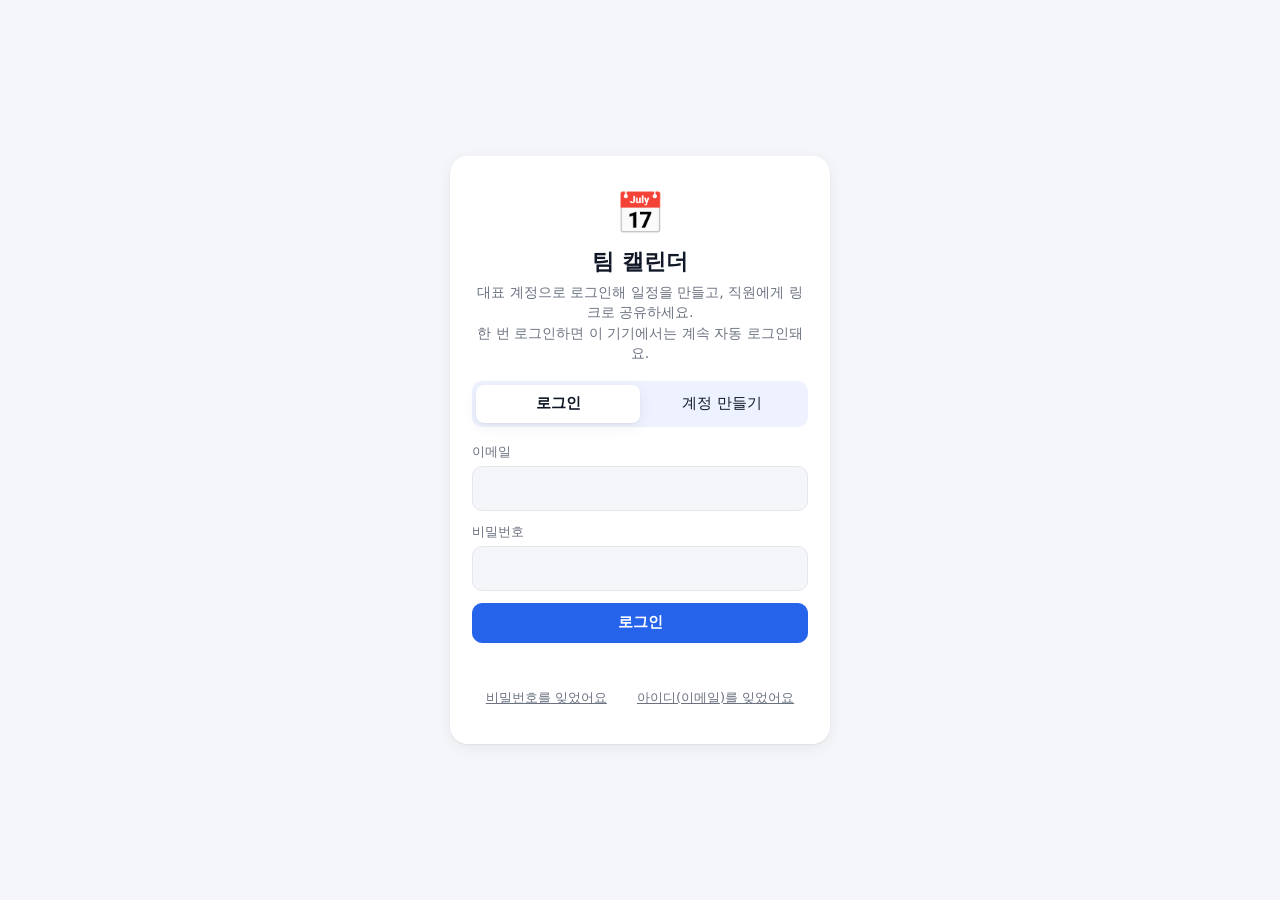
<file: index.html>
<!doctype html>
<html lang="ko">
<head>
<meta charset="utf-8">
<meta name="viewport" content="width=device-width, initial-scale=1, viewport-fit=cover">
<title>팀 캘린더</title>
<meta name="theme-color" content="#2563eb">
<meta name="referrer" content="no-referrer">
<link rel="manifest" href="manifest.webmanifest">
<link rel="icon" href="icon.svg" type="image/svg+xml">
<link rel="apple-touch-icon" href="icon.svg">
<link rel="stylesheet" href="styles.css?v=42">
</head>
<body>
<div id="app">
  <!-- 로그인 -->
  <section id="login" class="login" hidden>
    <div class="login-card">
      <div class="logo">📅</div>
      <h1>팀 캘린더</h1>
      <p class="sub">대표 계정으로 로그인해 일정을 만들고, 직원에게 링크로 공유하세요.<br>한 번 로그인하면 이 기기에서는 계속 자동 로그인돼요.</p>
      <div class="tabs">
        <button type="button" data-tab="in" class="on">로그인</button>
        <button type="button" data-tab="up">계정 만들기</button>
      </div>
      <form id="loginForm">
        <label class="only-up" hidden>회사 이름<input name="company" autocomplete="organization" placeholder="예: 공간건축디자인"></label>
        <label>이메일<input name="email" type="email" required autocomplete="email"></label>
        <label>비밀번호<input name="password" type="password" required minlength="6" autocomplete="current-password"></label>
        <button class="btn primary wide" type="submit">로그인</button>
        <p class="msg" id="loginMsg"></p>
      </form>
      <div class="login-links">
        <button type="button" class="linkbtn" id="forgotPw">비밀번호를 잊었어요</button>
        <button type="button" class="linkbtn" id="forgotId">아이디(이메일)를 잊었어요</button>
      </div>
    </div>
  </section>

  <!-- 캘린더 -->
  <section id="main" hidden>
    <header class="top">
      <div class="brand">
        <span class="dot-color" id="brandDot"></span>
        <div>
          <div class="brand-title" id="brandTitle">팀 캘린더</div>
          <div class="brand-sub" id="brandSub"></div>
        </div>
      </div>
      <div class="top-actions">
        <span class="live" id="live" title="실시간 연결 상태"><i></i><b>연결 중</b></span>
        <button class="btn ghost owner-only" id="btnGroups">🔗 공유 링크</button>
        <button class="btn ghost owner-only icon" id="btnSearch" aria-label="일정 검색">🔍</button>
        <button class="btn ghost owner-only icon" id="btnSettings" aria-label="설정">⚙️</button>
        <button class="btn ghost member-only" id="btnName">이름</button>
      </div>
    </header>


    <div class="layout">
      <div class="cal">
        <div class="month-bar">
          <button class="btn ghost icon" id="prev" aria-label="이전 달">‹</button>
          <h2 id="monthLabel"></h2>
          <button class="btn ghost icon" id="next" aria-label="다음 달">›</button>
          <span class="owner-only" id="filters"></span>
          <button class="btn ghost" id="today">오늘</button>
        </div>
        <div class="dow"><span class="sun">일</span><span>월</span><span>화</span><span>수</span><span>목</span><span>금</span><span class="sat">토</span></div>
        <div class="grid" id="grid"></div>
        <div class="catlegend" id="legend"></div>
      </div>

      <aside class="day">
        <div class="day-head">
          <h3 id="dayTitle"></h3>
          <span class="day-count" id="dayCount"></span>
          <button class="btn primary owner-only" id="btnAdd">+ 일정</button>
        </div>
        <div id="dayList" class="day-list"></div>
        <p class="hint member-only">완료한 일정은 체크하세요. 체크를 취소하려면 한 번 더 확인합니다.</p>
      </aside>
    </div>

    <footer class="foot">
      <button class="linkbtn member-only" id="btnOwnerLogin">대표 로그인</button>
    </footer>
  </section>

  <section id="notice" class="notice" hidden></section>
</div>
<div id="toast" class="toast" role="status" aria-live="polite"></div>

<script src="vendor/supabase.js?v=2.116.0"></script>
<script src="config.js?v=42"></script>
<script src="app.js?v=42"></script>
</body>
</html>
</file>
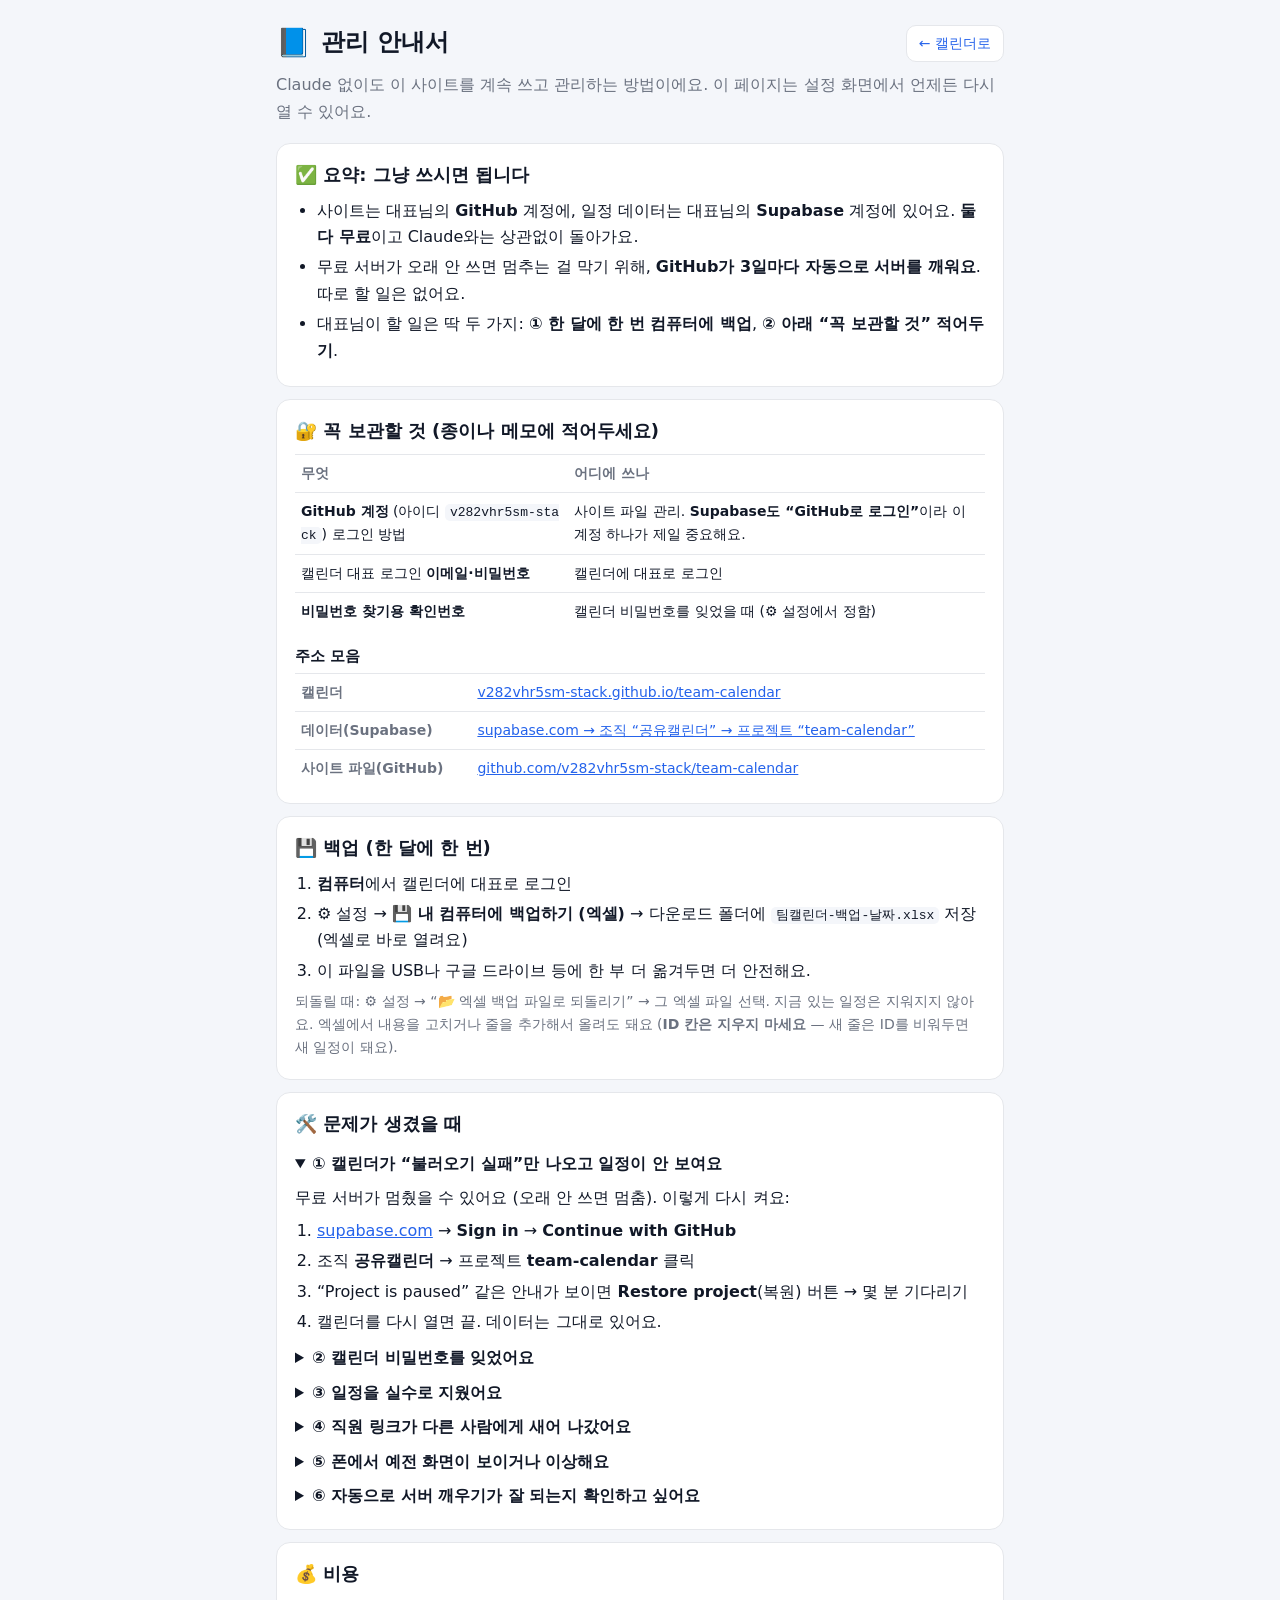
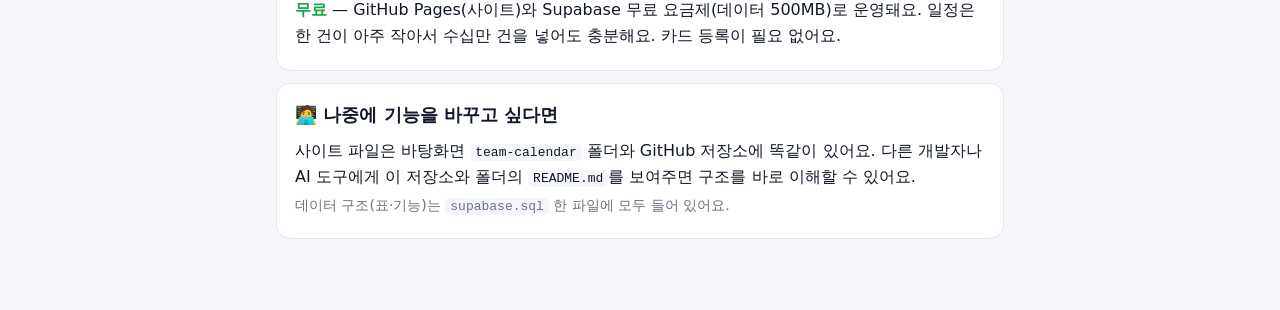
<file: help.html>
<!doctype html>
<html lang="ko">
<head>
<meta charset="utf-8">
<meta name="viewport" content="width=device-width, initial-scale=1">
<meta name="referrer" content="no-referrer">
<title>관리 안내서 · 팀 캘린더</title>
<link rel="icon" href="icon.svg" type="image/svg+xml">
<style>
  :root { --bg:#f4f6fa; --card:#fff; --text:#111827; --muted:#6b7280; --line:#e5e7eb; --primary:#2563eb; --ok:#16a34a; --warn:#b45309; --code:#0f172a; color-scheme: light; }
  @media (prefers-color-scheme: dark) { :root { --bg:#0f1115; --card:#181b22; --text:#e8eaf0; --muted:#9aa3b2; --line:#2a2f3a; --primary:#4f86ff; --ok:#22c55e; --warn:#f59e0b; --code:#0b0e14; color-scheme: dark; } }
  * { box-sizing: border-box; }
  body { margin: 0; background: var(--bg); color: var(--text); font: 16px/1.65 -apple-system, "Apple SD Gothic Neo", "Malgun Gothic", "Noto Sans KR", system-ui, sans-serif; }
  main { max-width: 760px; margin: 0 auto; padding: 20px 16px 60px; }
  header { display: flex; align-items: center; gap: 10px; margin-bottom: 6px; }
  header a { margin-left: auto; font-size: 14px; color: var(--primary); text-decoration: none; border: 1px solid var(--line); background: var(--card); padding: 6px 12px; border-radius: 10px; }
  h1 { font-size: 24px; margin: 0; }
  .lead { color: var(--muted); margin: 4px 0 18px; }
  section { background: var(--card); border: 1px solid var(--line); border-radius: 14px; padding: 16px 18px; margin: 12px 0; }
  h2 { font-size: 18px; margin: 0 0 8px; }
  h3 { font-size: 15px; margin: 14px 0 4px; }
  p, li { margin: 4px 0; }
  ul, ol { padding-left: 22px; margin: 6px 0; }
  .muted { color: var(--muted); font-size: 14px; }
  .ok { color: var(--ok); font-weight: 700; }
  .warn { color: var(--warn); font-weight: 700; }
  table { width: 100%; border-collapse: collapse; font-size: 14px; }
  td, th { border-top: 1px solid var(--line); padding: 7px 6px; text-align: left; vertical-align: top; }
  th { color: var(--muted); font-weight: 600; white-space: nowrap; }
  code { background: var(--bg); padding: 1px 5px; border-radius: 5px; font-size: 13px; word-break: break-all; }
  .sql { position: relative; margin: 8px 0; }
  .sql pre { background: var(--code); color: #e2e8f0; padding: 12px; border-radius: 10px; overflow-x: auto; font-size: 12.5px; line-height: 1.5; margin: 0; }
  .sql button { position: absolute; top: 6px; right: 6px; font: inherit; font-size: 12px; border: 0; border-radius: 8px; padding: 4px 10px; background: var(--primary); color: #fff; cursor: pointer; }
  details summary { cursor: pointer; font-weight: 700; padding: 4px 0; }
  a { color: var(--primary); }
</style>
</head>
<body>
<main>
  <header><span style="font-size:28px">📘</span><h1>관리 안내서</h1><a href="./">← 캘린더로</a></header>
  <p class="lead">Claude 없이도 이 사이트를 계속 쓰고 관리하는 방법이에요. 이 페이지는 설정 화면에서 언제든 다시 열 수 있어요.</p>

  <section>
    <h2>✅ 요약: 그냥 쓰시면 됩니다</h2>
    <ul>
      <li>사이트는 대표님의 <b>GitHub</b> 계정에, 일정 데이터는 대표님의 <b>Supabase</b> 계정에 있어요. <b>둘 다 무료</b>이고 Claude와는 상관없이 돌아가요.</li>
      <li>무료 서버가 오래 안 쓰면 멈추는 걸 막기 위해, <b>GitHub가 3일마다 자동으로 서버를 깨워요</b>. 따로 할 일은 없어요.</li>
      <li>대표님이 할 일은 딱 두 가지: <b>① 한 달에 한 번 컴퓨터에 백업</b>, <b>② 아래 “꼭 보관할 것” 적어두기</b>.</li>
    </ul>
  </section>

  <section>
    <h2>🔐 꼭 보관할 것 (종이나 메모에 적어두세요)</h2>
    <table>
      <tr><th>무엇</th><th>어디에 쓰나</th></tr>
      <tr><td><b>GitHub 계정</b> (아이디 <code>v282vhr5sm-stack</code>) 로그인 방법</td><td>사이트 파일 관리. <b>Supabase도 “GitHub로 로그인”</b>이라 이 계정 하나가 제일 중요해요.</td></tr>
      <tr><td>캘린더 대표 로그인 <b>이메일·비밀번호</b></td><td>캘린더에 대표로 로그인</td></tr>
      <tr><td><b>비밀번호 찾기용 확인번호</b></td><td>캘린더 비밀번호를 잊었을 때 (⚙️ 설정에서 정함)</td></tr>
    </table>
    <h3>주소 모음</h3>
    <table>
      <tr><th>캘린더</th><td><a href="https://v282vhr5sm-stack.github.io/team-calendar/">v282vhr5sm-stack.github.io/team-calendar</a></td></tr>
      <tr><th>데이터(Supabase)</th><td><a href="https://supabase.com/dashboard/project/aunxqhrkbnoduaogkixg" target="_blank" rel="noopener">supabase.com → 조직 “공유캘린더” → 프로젝트 “team-calendar”</a></td></tr>
      <tr><th>사이트 파일(GitHub)</th><td><a href="https://github.com/v282vhr5sm-stack/team-calendar" target="_blank" rel="noopener">github.com/v282vhr5sm-stack/team-calendar</a></td></tr>
    </table>
  </section>

  <section>
    <h2>💾 백업 (한 달에 한 번)</h2>
    <ol>
      <li><b>컴퓨터</b>에서 캘린더에 대표로 로그인</li>
      <li>⚙️ 설정 → <b>💾 내 컴퓨터에 백업하기 (엑셀)</b> → 다운로드 폴더에 <code>팀캘린더-백업-날짜.xlsx</code> 저장 (엑셀로 바로 열려요)</li>
      <li>이 파일을 USB나 구글 드라이브 등에 한 부 더 옮겨두면 더 안전해요.</li>
    </ol>
    <p class="muted">되돌릴 때: ⚙️ 설정 → “📂 엑셀 백업 파일로 되돌리기” → 그 엑셀 파일 선택. 지금 있는 일정은 지워지지 않아요. 엑셀에서 내용을 고치거나 줄을 추가해서 올려도 돼요 (<b>ID 칸은 지우지 마세요</b> — 새 줄은 ID를 비워두면 새 일정이 돼요).</p>
  </section>

  <section>
    <h2>🛠️ 문제가 생겼을 때</h2>

    <details open>
      <summary>① 캘린더가 “불러오기 실패”만 나오고 일정이 안 보여요</summary>
      <p>무료 서버가 멈췄을 수 있어요 (오래 안 쓰면 멈춤). 이렇게 다시 켜요:</p>
      <ol>
        <li><a href="https://supabase.com/dashboard" target="_blank" rel="noopener">supabase.com</a> → <b>Sign in</b> → <b>Continue with GitHub</b></li>
        <li>조직 <b>공유캘린더</b> → 프로젝트 <b>team-calendar</b> 클릭</li>
        <li>“Project is paused” 같은 안내가 보이면 <b>Restore project</b>(복원) 버튼 → 몇 분 기다리기</li>
        <li>캘린더를 다시 열면 끝. 데이터는 그대로 있어요.</li>
      </ol>
    </details>

    <details>
      <summary>② 캘린더 비밀번호를 잊었어요</summary>
      <p>로그인 화면 → <b>“비밀번호를 잊었어요”</b> → 이메일, 확인번호, 새 비밀번호 입력.</p>
      <p><b>확인번호까지 잊었다면</b> Supabase에서 직접 바꿔요:</p>
      <ol>
        <li>Supabase → team-calendar 프로젝트 → 왼쪽 메뉴 <b>SQL Editor</b> (<code>&gt;_</code> 모양)</li>
        <li>아래 내용을 복사해 붙여넣고, <b>새비밀번호</b>와 <b>이메일</b> 부분만 바꾼 뒤 <b>Run</b></li>
      </ol>
      <div class="sql"><button data-copy>복사</button><pre>update auth.users
set encrypted_password = extensions.crypt('새비밀번호', extensions.gen_salt('bf'))
where email = '대표이메일@naver.com';</pre></div>
      <p class="muted">“Success”가 나오면 새 비밀번호로 로그인하세요.</p>
    </details>

    <details>
      <summary>③ 일정을 실수로 지웠어요</summary>
      <p>지운 일정은 서버에 기록이 남아 있어서 되살릴 수 있어요. Supabase → <b>SQL Editor</b>에서:</p>
      <h3>1) 최근에 지운 일정 보기</h3>
      <div class="sql"><button data-copy>복사</button><pre>select h.at as 지운시각, h.data->>'day' as 날짜, h.data->>'title' as 일정
from public.cal_history h
where h.tbl = 'cal_events' and h.op = 'DELETE'
order by h.at desc limit 50;</pre></div>
      <h3>2) 최근 N시간 안에 지운 일정 모두 되살리기</h3>
      <p class="muted">아래의 <code>'24 hours'</code>를 필요하면 <code>'3 days'</code> 등으로 바꾸세요. 이미 있는 일정은 건너뛰어요.</p>
      <div class="sql"><button data-copy>복사</button><pre>insert into public.cal_events
select (jsonb_populate_record(null::public.cal_events,
         h.data || case when exists (select 1 from public.cal_categories c where c.id::text = h.data->>'category_id')
                        then '{}'::jsonb else '{"category_id": null}'::jsonb end)).*
from public.cal_history h
where h.tbl = 'cal_events' and h.op = 'DELETE' and h.at > now() - interval '24 hours'
on conflict (id) do nothing;</pre></div>
      <p class="muted">“destructive operations” 경고가 나오면 <b>Run query</b>를 누르세요. (되살리는 작업이라 안전해요)</p>
    </details>

    <details>
      <summary>④ 직원 링크가 다른 사람에게 새어 나갔어요</summary>
      <ul>
        <li>🔗 공유 링크 → 그 링크의 <b>링크 새로 만들기</b> → 예전 주소는 바로 막혀요. 새 링크를 직원에게 다시 보내세요.</li>
        <li>더 안전하게: <b>수정·보안</b>에서 <b>PIN</b>(숫자 비밀번호)을 걸고 PIN은 따로 알려주세요.</li>
        <li>잠깐 막기만 하려면 <b>⏸ 멈추기</b>.</li>
      </ul>
    </details>

    <details>
      <summary>⑤ 폰에서 예전 화면이 보이거나 이상해요</summary>
      <ul>
        <li>크롬에서 사이트를 완전히 닫았다가 다시 열어요. (새 버전은 자동으로 적용돼요)</li>
        <li><b>카카오톡·네이버 앱 안에서 열린 창</b>은 로그인이 풀릴 수 있어요. 크롬으로 열고 “홈 화면에 추가”해서 쓰세요.</li>
      </ul>
    </details>

    <details>
      <summary>⑥ 자동으로 서버 깨우기가 잘 되는지 확인하고 싶어요</summary>
      <ol>
        <li><a href="https://github.com/v282vhr5sm-stack/team-calendar/actions" target="_blank" rel="noopener">GitHub 저장소 → Actions</a> 탭</li>
        <li><b>keep-alive</b> 항목에 초록색 ✓가 3일 간격으로 있으면 정상이에요.</li>
        <li>노란 안내로 “disabled(꺼짐)”가 보이면 <b>Enable workflow</b>를 누르세요.</li>
      </ol>
    </details>
  </section>

  <section>
    <h2>💰 비용</h2>
    <p><span class="ok">무료</span> — GitHub Pages(사이트)와 Supabase 무료 요금제(데이터 500MB)로 운영돼요. 일정은 한 건이 아주 작아서 수십만 건을 넣어도 충분해요. 카드 등록이 필요 없어요.</p>
  </section>

  <section>
    <h2>🧑‍💻 나중에 기능을 바꾸고 싶다면</h2>
    <p>사이트 파일은 바탕화면 <code>team-calendar</code> 폴더와 GitHub 저장소에 똑같이 있어요. 다른 개발자나 AI 도구에게 이 저장소와 폴더의 <code>README.md</code>를 보여주면 구조를 바로 이해할 수 있어요.</p>
    <p class="muted">데이터 구조(표·기능)는 <code>supabase.sql</code> 한 파일에 모두 들어 있어요.</p>
  </section>
</main>
<script>
  document.querySelectorAll('[data-copy]').forEach(b => b.onclick = async () => {
    const t = b.nextElementSibling.textContent;
    try { await navigator.clipboard.writeText(t); b.textContent = '복사됨 ✓'; }
    catch { const r = document.createRange(); r.selectNodeContents(b.nextElementSibling); const s = getSelection(); s.removeAllRanges(); s.addRange(r); b.textContent = '선택됨 → 복사하세요'; }
    setTimeout(() => (b.textContent = '복사'), 2000);
  });
</script>
</body>
</html>
</file>
<file: styles.css>
:root {
  --bg: #f4f6fa;
  --card: #ffffff;
  --text: #111827;
  --muted: #6b7280;
  --line: #e5e7eb;
  --soft: #eef2ff;
  --primary: #2563eb;
  --primary-ink: #ffffff;
  --ok: #16a34a;
  --ok-soft: #dcfce7;
  --danger: #dc2626;
  --sun: #dc2626;
  --sat: #2563eb;
  --shadow: 0 1px 2px rgba(0,0,0,.05), 0 4px 16px rgba(0,0,0,.06);
  --radius: 14px;
  color-scheme: light;
}
@media (prefers-color-scheme: dark) {
  :root {
    --bg: #0f1115; --card: #181b22; --text: #e8eaf0; --muted: #9aa3b2; --line: #2a2f3a;
    --soft: #1e2433; --primary: #4f86ff; --ok: #22c55e; --ok-soft: #173524; --danger: #f87171;
    --sun: #f87171; --sat: #6b9bff; --shadow: 0 1px 2px rgba(0,0,0,.4); color-scheme: dark;
  }
}
* { box-sizing: border-box; }
html, body { margin: 0; }
body {
  background: var(--bg); color: var(--text);
  font: 15px/1.45 -apple-system, BlinkMacSystemFont, "Apple SD Gothic Neo", "Malgun Gothic", "Noto Sans KR", system-ui, sans-serif;
  -webkit-tap-highlight-color: transparent;
  padding-bottom: env(safe-area-inset-bottom);
}
[hidden] { display: none !important; }
button { font: inherit; color: inherit; cursor: pointer; }
input, textarea, select { font: inherit; color: inherit; }

.btn {
  border: 1px solid var(--line); background: var(--card); border-radius: 10px;
  padding: 8px 14px; min-height: 40px; white-space: nowrap;
}
.btn.primary { background: var(--primary); color: var(--primary-ink); border-color: var(--primary); font-weight: 600; }
.btn.danger { color: var(--danger); }
.btn.danger.fill { background: var(--danger); color: #fff; border-color: var(--danger); font-weight: 600; }
.btn.ghost { background: transparent; border-color: transparent; }
.btn.ghost:hover { background: var(--soft); }
.btn.icon { min-width: 40px; padding: 8px; font-size: 20px; line-height: 1; }
.btn.wide { width: 100%; }
.btn.sm { min-height: 32px; padding: 4px 10px; font-size: 13px; }
.btn:disabled { opacity: .5; cursor: default; }
.linkbtn { background: none; border: 0; color: var(--muted); text-decoration: underline; font-size: 13px; padding: 8px; }

/* 로그인 */
.login { min-height: 100vh; display: grid; place-items: center; padding: 16px; }
.login-card { width: 100%; max-width: 380px; background: var(--card); border-radius: 18px; box-shadow: var(--shadow); padding: 28px 22px; }
.login-card .logo { font-size: 40px; text-align: center; }
.login-card h1 { text-align: center; margin: 4px 0; font-size: 22px; }
.login-card .sub { text-align: center; color: var(--muted); font-size: 14px; margin: 0 0 18px; }
.tabs { display: grid; grid-template-columns: 1fr 1fr; background: var(--soft); border-radius: 10px; padding: 4px; margin-bottom: 16px; }
.tabs button { border: 0; background: transparent; border-radius: 8px; padding: 8px; }
.tabs button.on { background: var(--card); font-weight: 600; box-shadow: var(--shadow); }
label { display: block; font-size: 13px; color: var(--muted); margin-bottom: 12px; }
label input, label textarea, label select {
  display: block; width: 100%; margin-top: 4px; padding: 10px 12px; font-size: 16px;
  border: 1px solid var(--line); border-radius: 10px; background: var(--bg);
}
.msg { min-height: 1.4em; font-size: 13px; color: var(--danger); margin: 10px 0 0; text-align: center; }
.msg.ok { color: var(--ok); }

/* 상단 */
.top {
  position: sticky; top: 0; z-index: 5; display: flex; align-items: center; justify-content: space-between; gap: 8px;
  padding: 10px 16px; padding-top: calc(10px + env(safe-area-inset-top));
  background: color-mix(in srgb, var(--bg) 88%, transparent); backdrop-filter: blur(8px);
  border-bottom: 1px solid var(--line);
}
.brand { display: flex; align-items: center; gap: 10px; min-width: 0; }
.dot-color { width: 12px; height: 12px; border-radius: 50%; background: var(--primary); flex: none; }
.brand-title { font-weight: 700; font-size: 17px; white-space: nowrap; overflow: hidden; text-overflow: ellipsis; }
.brand-sub { font-size: 12px; color: var(--muted); white-space: nowrap; overflow: hidden; text-overflow: ellipsis; }
.top-actions { display: flex; align-items: center; gap: 2px; flex: none; }
.live { display: inline-flex; align-items: center; gap: 5px; font-size: 12px; color: var(--muted); margin-right: 4px; }
.live i { width: 8px; height: 8px; border-radius: 50%; background: #f59e0b; }
.live.on i { background: var(--ok); box-shadow: 0 0 0 3px color-mix(in srgb, var(--ok) 25%, transparent); }
.live.off i { background: var(--danger); }

.filters { display: flex; gap: 6px; padding: 10px 16px 0; overflow-x: auto; max-width: 1180px; margin: 0 auto; }
.fchip { border: 1px solid var(--line); background: var(--card); border-radius: 999px; padding: 6px 12px; font-size: 13px; white-space: nowrap; display: inline-flex; align-items: center; gap: 6px; }
.fchip i { width: 8px; height: 8px; border-radius: 50%; background: var(--c); }
.fchip.on { background: var(--text); color: var(--bg); border-color: var(--text); }

/* 레이아웃 */
.layout { max-width: 1180px; margin: 0 auto; padding: 12px 16px 16px; display: grid; gap: 16px; }
@media (min-width: 900px) { .layout { grid-template-columns: 1fr 360px; align-items: start; } .day { position: sticky; top: 76px; } }
.cal, .day { background: var(--card); border-radius: var(--radius); box-shadow: var(--shadow); }
.cal { padding: 10px 8px 8px; }
.month-bar { display: flex; align-items: center; gap: 4px; padding: 0 4px 6px; }
.month-bar h2 { margin: 0 auto 0 4px; font-size: 18px; order: -1; }
.dow { display: grid; grid-template-columns: repeat(7, 1fr); text-align: center; font-size: 12px; color: var(--muted); padding: 4px 0; }
.dow .sun { color: var(--sun); } .dow .sat { color: var(--sat); }
.grid { display: grid; grid-template-columns: repeat(7, minmax(0, 1fr)); gap: 2px; }
.cell {
  border: 0; background: transparent; border-radius: 10px; min-height: 64px; padding: 4px 3px; text-align: left;
  display: flex; flex-direction: column; gap: 2px; position: relative; min-width: 0;
}
@media (min-width: 700px) { .cell { min-height: 96px; padding: 6px; } }
.cell:hover { background: var(--soft); }
.cell.out { opacity: .38; }
.cell .num { font-size: 13px; font-weight: 600; width: 24px; height: 24px; display: grid; place-items: center; border-radius: 50%; }
.cell.sun .num { color: var(--sun); } .cell.sat .num { color: var(--sat); }
.cell.today .num { background: var(--primary); color: #fff; }
.cell.sel { background: var(--soft); outline: 2px solid var(--primary); outline-offset: -2px; }
.cnt { position: absolute; top: 6px; right: 4px; font-size: 10px; color: var(--muted); }
.cnt.all { color: var(--ok); font-weight: 700; }
.chips { display: flex; flex-direction: column; gap: 2px; min-width: 0; }
.chip {
  font-size: 10.5px; line-height: 1.35; padding: 1px 4px; border-radius: 4px; min-width: 0;
  background: var(--c); color: #fff; font-weight: 600;
  white-space: nowrap; overflow: hidden; text-overflow: ellipsis;
}
@media (min-width: 700px) { .chip { font-size: 12px; } }
.chip.done { box-shadow: inset 0 0 0 1.5px rgba(255,255,255,.7); }
.more { font-size: 10px; color: var(--muted); padding-left: 4px; }

/* 하루 목록 */
.day { padding: 14px; }
.day-head { display: flex; align-items: center; gap: 8px; margin-bottom: 10px; }
.day-head h3 { margin: 0; font-size: 17px; }
.day-count { color: var(--muted); font-size: 13px; margin-right: auto; }
.day-list { display: flex; flex-direction: column; gap: 8px; }
.empty { color: var(--muted); text-align: center; padding: 24px 8px; font-size: 14px; }
.ev { display: flex; gap: 12px; align-items: flex-start; border: 1px solid var(--line); border-left: 4px solid var(--c); border-radius: 12px; padding: 12px; background: var(--card); }
.ev.done { background: color-mix(in srgb, var(--ok-soft) 60%, var(--card)); }

.check {
  flex: none; width: 34px; height: 34px; border-radius: 10px; border: 2px solid var(--line); background: var(--card);
  display: grid; place-items: center; font-size: 18px; font-weight: 800; color: transparent; transition: .15s;
}
.check:hover { border-color: var(--ok); }
.check.on { background: var(--ok); border-color: var(--ok); color: #fff; }
.check:disabled { opacity: .6; }
.ev .body { flex: 1; min-width: 0; background: none; border: 0; text-align: left; padding: 0; }
.ev .body.edit { cursor: pointer; }
.ev .time { font-size: 12px; color: var(--muted); }
.ev .t { font-weight: 600; font-size: 15px; word-break: break-word; }
.ev .memo { font-size: 13px; color: var(--muted); white-space: pre-wrap; word-break: break-word; margin-top: 2px; }
.ev .meta { display: flex; flex-wrap: wrap; gap: 4px 8px; margin-top: 6px; font-size: 12px; color: var(--muted); align-items: center; }
.tag { display: inline-flex; align-items: center; gap: 4px; }
.tag i { width: 7px; height: 7px; border-radius: 50%; background: var(--c); }
.donemark { color: var(--ok); font-weight: 600; }
.hint { font-size: 12px; color: var(--muted); margin: 12px 2px 0; }
.foot { text-align: center; padding: 4px 0 20px; }

/* 안내 화면 */
.notice { min-height: 100vh; display: grid; place-items: center; padding: 16px; text-align: center; }
.notice .box { max-width: 420px; background: var(--card); border-radius: 18px; box-shadow: var(--shadow); padding: 28px 22px; }
.notice h2 { margin: 8px 0; }
.notice p { color: var(--muted); }

/* 모달 */
.ov { position: fixed; inset: 0; z-index: 50; background: rgba(10,12,18,.45); display: flex; align-items: flex-end; justify-content: center; padding: 0; animation: fade .15s; }
@media (min-width: 600px) { .ov { align-items: center; padding: 16px; } }
.modal {
  background: var(--card); width: 100%; max-width: 460px; max-height: 92vh; overflow: auto;
  border-radius: 18px 18px 0 0; padding: 20px 18px calc(16px + env(safe-area-inset-bottom)); box-shadow: 0 10px 40px rgba(0,0,0,.25);
  animation: up .18s ease-out;
}
@media (min-width: 600px) { .modal { border-radius: 18px; } }
.modal h3 { margin: 0 0 6px; font-size: 18px; }
.modal .mtext { color: var(--muted); margin: 0 0 8px; word-break: break-word; }
.mbody { margin: 8px 0 4px; }
.mbtns { display: flex; gap: 8px; justify-content: flex-end; margin-top: 16px; flex-wrap: wrap; }
.mbtns .left { margin-right: auto; }
.row2 { display: grid; grid-template-columns: 1fr 1fr; gap: 10px; }
.gpick { display: flex; flex-wrap: wrap; gap: 6px; margin-top: 6px; }
.gpick label { margin: 0; display: inline-flex; align-items: center; gap: 6px; border: 1px solid var(--line); border-radius: 999px; padding: 6px 12px; color: var(--text); font-size: 14px; cursor: pointer; }
.gpick input { width: auto; margin: 0; }
.gpick label:has(input:checked) { border-color: var(--c); background: color-mix(in srgb, var(--c) 14%, transparent); }
.fieldlabel { font-size: 13px; color: var(--muted); }

.glist { display: flex; flex-direction: column; gap: 10px; }
.gitem { border: 1px solid var(--line); border-left: 4px solid var(--c); border-radius: 12px; padding: 12px; }
.gitem .gname { font-weight: 700; }
.gitem .glink { font-size: 12px; color: var(--muted); word-break: break-all; margin: 4px 0 8px; font-family: ui-monospace, Consolas, monospace; }
.gitem .gbtns { display: flex; flex-wrap: wrap; gap: 6px; }
.colors { display: flex; gap: 8px; flex-wrap: wrap; margin: 6px 0 12px; }
.colors button { width: 32px; height: 32px; border-radius: 50%; border: 3px solid transparent; background: var(--c); }
.colors button.on { border-color: var(--text); }

.toast {
  position: fixed; left: 50%; bottom: calc(24px + env(safe-area-inset-bottom)); transform: translateX(-50%) translateY(20px);
  background: #111827; color: #fff; padding: 10px 16px; border-radius: 10px; font-size: 14px; opacity: 0; pointer-events: none; transition: .2s; z-index: 60; max-width: calc(100% - 32px);
}
.toast.show { opacity: 1; transform: translateX(-50%); }

@keyframes fade { from { opacity: 0; } }
@keyframes up { from { transform: translateY(24px); opacity: .6; } }

body.owner .member-only, body.member .owner-only { display: none !important; }

/* ---- 공유 링크(전체/요일별/날짜 선택) ---- */
.chip, .ev, .gitem { --c: var(--primary); }
.flabel { font-size: 12px; color: var(--muted); align-self: center; white-space: nowrap; margin-right: 2px; }
.cell.off { opacity: .28; }
.cell.off:hover { background: transparent; }
.cell.shared::after { content: ""; position: absolute; left: 6px; right: 6px; bottom: 3px; height: 3px; border-radius: 2px; background: var(--primary); opacity: .5; }
.addrow { display: grid; grid-template-columns: repeat(3, 1fr); gap: 6px; margin-bottom: 12px; }
.addrow .btn { padding: 8px 4px; font-size: 14px; }
.gtop { display: flex; align-items: center; gap: 8px; flex-wrap: wrap; }
.kind { font-size: 11px; background: var(--soft); border-radius: 6px; padding: 2px 6px; color: var(--muted); }
.gdesc { font-size: 13px; margin-top: 4px; }
.seg { display: grid; grid-template-columns: repeat(3, 1fr); background: var(--soft); border-radius: 10px; padding: 4px; margin-bottom: 14px; }
.seg button { border: 0; background: transparent; border-radius: 8px; padding: 8px 2px; font-size: 14px; }
.seg button.on { background: var(--card); font-weight: 700; box-shadow: var(--shadow); }
.wdays { display: grid; grid-template-columns: repeat(7, 1fr); gap: 6px; margin: 8px 0; }
.wdays button { aspect-ratio: 1; border-radius: 50%; border: 1px solid var(--line); background: var(--card); font-weight: 600; max-width: 48px; justify-self: center; width: 100%; }
.wdays button.sun { color: var(--sun); } .wdays button.sat { color: var(--sat); }
.wdays button.on { background: var(--primary); border-color: var(--primary); color: #fff; }
.quick { display: flex; gap: 6px; }
.mini { border: 1px solid var(--line); border-radius: 12px; padding: 6px; margin-top: 6px; }
.mini-bar { display: flex; align-items: center; justify-content: space-between; }
.mini-dow, .mini-grid { display: grid; grid-template-columns: repeat(7, 1fr); text-align: center; }
.mini-dow { font-size: 11px; color: var(--muted); padding: 2px 0; }
.mini-grid { gap: 2px; }
.mini-grid button { border: 0; background: transparent; border-radius: 8px; height: 38px; font-size: 14px; position: relative; }
.mini-grid button.out { color: var(--muted); opacity: .5; }
.mini-grid button.today { font-weight: 800; text-decoration: underline; }
.mini-grid button.has::after { content: ""; position: absolute; left: 50%; bottom: 4px; width: 4px; height: 4px; margin-left: -2px; border-radius: 50%; background: var(--muted); }
.mini-grid button.on { background: var(--primary); color: #fff; opacity: 1; }
.mini-grid button.on::after { background: #fff; }
.picked { display: flex; flex-wrap: wrap; gap: 6px; align-items: center; margin-top: 8px; }
.pchip { border: 1px solid var(--line); background: var(--soft); border-radius: 999px; padding: 4px 10px; font-size: 13px; }
.mini-grid button.mark { outline: 2px dashed var(--primary); outline-offset: -3px; }
.mbtns .btn { flex: 0 0 auto; }

/* ---- 하루 목록: 한 줄 ---- */
.day-list { gap: 6px; }
.ev { align-items: center; gap: 10px; padding: 8px 10px; border-left-width: 4px; }
.check { width: 30px; height: 30px; font-size: 16px; border-radius: 8px; }
.ev .body { display: flex; align-items: center; gap: 6px; min-width: 0; cursor: pointer; }
.ev .body .dot { flex: none; width: 10px; height: 10px; border-radius: 50%; background: var(--c); }
.ev .t { flex: 0 1 auto; font-size: 15px; white-space: nowrap; overflow: hidden; text-overflow: ellipsis; word-break: normal; }
.ev .has-memo { flex: none; font-size: 12px; opacity: .7; }
.ev .who { flex: none; margin-left: auto; padding-left: 8px; font-size: 12px; color: var(--ok); font-weight: 600; white-space: nowrap; }
.mtext { white-space: pre-line; }

/* ---- 분류(색깔) ---- */
.catlegend { display: flex; flex-wrap: wrap; gap: 4px 12px; padding: 8px 4px 2px; }
.catlegend:empty { display: none; }
.lg { display: inline-flex; align-items: center; gap: 5px; font-size: 12px; color: var(--muted); }
.lg i { width: 10px; height: 10px; border-radius: 50%; background: var(--c); }
.catpick { display: flex; flex-wrap: wrap; gap: 6px; margin: 6px 0 10px; }
.catpick button { display: inline-flex; align-items: center; gap: 6px; border: 1.5px solid var(--line); background: var(--card); border-radius: 999px; padding: 6px 12px; font-size: 14px; }
.catpick button i { width: 12px; height: 12px; border-radius: 50%; background: var(--c); }
.catpick button.on { border-color: var(--c); background: color-mix(in srgb, var(--c) 16%, var(--card)); font-weight: 700; }
.fieldlabel .linkbtn { padding: 0 0 0 6px; font-size: 12px; }
.catlist { display: flex; flex-direction: column; gap: 6px; }
.catrow { display: flex; align-items: center; gap: 6px; }
.catrow input[type=text] { flex: 1; min-width: 0; padding: 9px 10px; font-size: 16px; border: 1px solid var(--line); border-radius: 10px; background: var(--bg); }
.catrow .btn.icon { min-width: 36px; min-height: 36px; font-size: 16px; }
.swatch { position: relative; flex: none; width: 36px; height: 36px; margin: 0; border-radius: 50%; background: var(--c); border: 2px solid var(--line); cursor: pointer; }
.swatch input { position: absolute; inset: 0; width: 100%; height: 100%; opacity: 0; cursor: pointer; margin: 0; padding: 0; border: 0; }

/* ---- 긴 제목이 칸·화면 밖으로 넘치지 않게 (폰) ---- */
html, body { max-width: 100%; overflow-x: hidden; }
.layout { grid-template-columns: minmax(0, 1fr); }
@media (min-width: 900px) { .layout { grid-template-columns: minmax(0, 1fr) 360px; } }
.cal, .day, .day-list, .ev { min-width: 0; }
.cell { overflow: hidden; }
.chips { width: 100%; overflow: hidden; }
.chip { display: block; max-width: 100%; }
.ev .body { flex: 1 1 auto; overflow: hidden; }
.ev .t { min-width: 0; }
.day-head h3 { white-space: nowrap; }
.top { min-width: 0; }
@media (max-width: 699px) {
  .grid { gap: 1px; }
  .cal { padding: 8px 4px 6px; }
  .cell { padding: 3px 2px; min-height: 60px; }
  .cnt { top: 3px; right: 2px; font-size: 9px; }
  /* 폰: 제목을 최대 2줄까지 보여주고 칸 안에서 자르기 */
  .chip {
    font-size: 10px; line-height: 1.25; padding: 1px 3px; border-radius: 3px;
    white-space: normal; word-break: break-all;
    display: -webkit-box; -webkit-box-orient: vertical; -webkit-line-clamp: 2; line-clamp: 2;
  }
}
.star { width: 1.6em; height: 1.6em; vertical-align: -0.45em; margin-right: 2px; flex: none; }
.chip.done { box-shadow: none; }
/* 달력 칸 제목: 폰에서도 한 줄, 넘치는 부분은 잘라냄 */
@media (max-width: 699px) {
  .chip { display: block; white-space: nowrap; word-break: normal; overflow: hidden; text-overflow: clip; -webkit-line-clamp: unset; line-clamp: none; }
}

/* 달력 옆으로 밀기 */
.cal { touch-action: pan-y; }
.grid.slide-l { animation: slideL .22s ease-out; }
.grid.slide-r { animation: slideR .22s ease-out; }
@keyframes slideL { from { transform: translateX(28px); opacity: .3; } }
@keyframes slideR { from { transform: translateX(-28px); opacity: .3; } }

/* ---- 로그인 찾기 링크 ---- */
.login-links { display: flex; justify-content: center; gap: 4px 14px; flex-wrap: wrap; margin-top: 10px; }
/* ---- PIN 입력 ---- */
.notice form { margin-top: 12px; }
.pin { width: 100%; font-size: 26px; letter-spacing: 8px; text-align: center; padding: 12px; border: 1px solid var(--line); border-radius: 12px; background: var(--bg); }
/* ---- 링크 보안 ---- */
.secbox { margin-top: 14px; padding: 12px; border: 1px solid var(--line); border-radius: 12px; background: var(--bg); }
.sectitle { font-weight: 700; font-size: 14px; margin: 14px 0 6px; }
.secbox .sectitle { margin-top: 0; }
.switch { display: flex; align-items: center; gap: 8px; color: var(--text); font-size: 14px; }
.switch input { width: 20px; height: 20px; margin: 0; flex: none; }
.switch small { color: var(--muted); }
.gbadges { display: flex; flex-wrap: wrap; gap: 4px; margin-top: 6px; }
.bdg { font-size: 11px; padding: 2px 7px; border-radius: 999px; background: var(--soft); }
.bdg.off { background: #fee2e2; color: #b91c1c; }
.bdg.muted { color: var(--muted); background: transparent; border: 1px solid var(--line); }
/* ---- 백업 ---- */
.setgrid { display: grid; grid-template-columns: 1fr 1fr; gap: 6px; margin: 8px 0 4px; }
.setgrid .btn { font-size: 14px; padding: 8px 6px; white-space: normal; }
.trash { display: flex; flex-direction: column; gap: 6px; max-height: 55vh; overflow: auto; }
.trow { display: flex; align-items: center; gap: 8px; border: 1px solid var(--line); border-left: 4px solid var(--c); border-radius: 10px; padding: 6px 8px; }
.trow .dot { flex: none; width: 10px; height: 10px; border-radius: 50%; background: var(--c); }
.trow .t { flex: 1; min-width: 0; white-space: nowrap; overflow: hidden; text-overflow: ellipsis; font-size: 14px; }
.bk-more { display: flex; justify-content: center; gap: 14px; flex-wrap: wrap; margin-bottom: 8px; }

.recrow { display: flex; align-items: center; justify-content: space-between; gap: 8px; margin: 4px 0 10px; font-size: 14px; }
.recrow .ok { color: var(--ok); } .recrow .warn { color: var(--danger); }
.helpbtn { display: block; text-align: center; text-decoration: none; margin: 12px 0 8px; line-height: 24px; }

/* ---- 검색 ---- */
.searchbox { width: 100%; font-size: 17px; padding: 12px 14px; border: 1.5px solid var(--primary); border-radius: 12px; background: var(--bg); color: var(--text); }
.sresults { display: flex; flex-direction: column; gap: 4px; max-height: 58vh; overflow: auto; margin-top: 4px; }
.shead { font-size: 12px; font-weight: 700; color: var(--muted); margin: 8px 2px 2px; }
.srow { display: flex; align-items: center; gap: 8px; width: 100%; text-align: left; border: 1px solid var(--line); border-left: 4px solid var(--c); border-radius: 10px; background: var(--card); padding: 8px 10px; }
.srow:hover { background: var(--soft); }
.srow .dot { flex: none; width: 10px; height: 10px; border-radius: 50%; background: var(--c); }
.srow .sd { flex: none; font-size: 12px; color: var(--muted); min-width: 64px; }
.srow .sbody { flex: 1; min-width: 0; display: flex; flex-direction: column; }
.srow .t { font-size: 15px; white-space: nowrap; overflow: hidden; text-overflow: ellipsis; }
.srow .sm { font-size: 12px; color: var(--muted); white-space: nowrap; overflow: hidden; text-overflow: ellipsis; }
.srow mark { background: #fde047; color: #111; border-radius: 3px; padding: 0 1px; }
@media (max-width: 420px) { .live b { display: none; } .top-actions .btn.ghost:not(.icon) { padding: 8px 8px; } }

/* ---- 하루 일정 끌어서 순서 바꾸기 ---- */
.grip { flex: none; display: grid; gap: 3px; place-content: center; width: 34px; height: 34px; margin-right: -4px; border-radius: 8px; cursor: grab; touch-action: none; user-select: none; -webkit-user-select: none; }
.grip i { display: block; width: 16px; height: 2.5px; border-radius: 2px; background: var(--muted); opacity: .7; }
.grip:hover, .grip:active { background: var(--soft); }
.ev.dragging { position: relative; z-index: 5; box-shadow: 0 10px 28px rgba(0,0,0,.22); opacity: .96; cursor: grabbing; transition: none; }
.ev { transition: box-shadow .15s; }

/* ===== 달력: 칸마다 구분선 + 폰에서는 화면 끝까지 꽉 차게 ===== */
.grid { gap: 0; border-top: 1px solid var(--line); border-left: 1px solid var(--line); }
.cell { border-radius: 0; border-right: 1px solid var(--line); border-bottom: 1px solid var(--line); }
.cell:hover { background: color-mix(in srgb, var(--primary) 5%, transparent); }
.cell.sel { background: color-mix(in srgb, var(--primary) 8%, transparent); outline: 2px solid var(--primary); outline-offset: -2px; }
.cell.out { opacity: .55; }
.dow { background: var(--bg); border-top: 1px solid var(--line); padding: 5px 0; font-weight: 600; }
.cnt.more-n { top: 4px; right: 3px; font-size: 11px; font-weight: 700; color: var(--primary); }
.chips { gap: 2px; }
@media (max-width: 699px) {
  .layout { padding: 0 0 16px; gap: 10px; }
  .cal { border-radius: 0; box-shadow: none; padding: 0; background: var(--card); }
  .month-bar { padding: 6px 8px 6px 12px; }
  .dow { font-size: 13px; }
  .grid { border-left: 0; }
  .cell:nth-child(7n) { border-right: 0; }
  .cell { min-height: 100px; padding: 2px 1px 3px; gap: 2px; }
  .cell .num { width: 22px; height: 22px; font-size: 14px; margin-left: 2px; }
  .chip { font-size: 11.5px; line-height: 1.45; padding: 0 2px; border-radius: 2px; font-weight: 700; }
  .star { width: 1.3em; height: 1.3em; vertical-align: -0.3em; margin-right: 1px; }
  .catlegend { padding: 8px 12px 6px; }
  .day { margin: 0 10px; }
  .filters { padding: 8px 12px 0; }
}

/* ===== 폰: 한 달 달력을 화면 한 페이지에 (높이는 app.js fitCalendar가 계산) ===== */
@media (max-width: 699px) {
  .cal { display: flex; flex-direction: column; overflow: hidden; }
  .cal .grid { flex: 1; min-height: 0; }
  .cell { min-height: 0; overflow: hidden; padding-top: 1px; }
  .cell .num { height: 20px; font-size: 13px; }
  .chip { line-height: 1.4; }
}

/* 공휴일: 달력 숫자 빨간색, 하루 일정표 날짜 뒤에 이름 */
.cell.hol .num { color: var(--sun); }
.cell.hol.today .num { color: #fff; background: var(--sun); }
.holname { color: var(--sun); font-size: 14px; font-weight: 700; margin-left: 4px; }
.day-head h3 { white-space: nowrap; overflow: hidden; text-overflow: ellipsis; min-width: 0; }

/* ---- 직원용 제목 ---- */
label small { font-weight: 400; color: var(--muted); font-size: 12px; }
.staffbox { border-left: 3px solid var(--primary); padding-left: 10px; }
.staffbox input.linked { color: var(--muted); }
.staffbox .linkbtn { padding: 4px 0 0; }
.staff-diff { flex: none; font-size: 12px; opacity: .75; }
.preview-note { flex-basis: 100%; font-size: 12px; color: var(--primary); font-weight: 600; padding: 2px 2px 0; }
.filters { flex-wrap: wrap; }
/* 직원 화면 미리보기 버튼 하나 (한 줄) */
.filters { flex-wrap: nowrap; }
.preview-btn { font-weight: 600; }
.preview-btn.on { background: #f59e0b; border-color: #f59e0b; color: #111; }

/* 미리보기 버튼을 달력 제목줄 안으로 (버튼 줄 하나 절약) + 일정 줄 간격 촘촘하게 */
#filters { display: inline-flex; padding: 0; margin: 0; }
#filters .preview-btn { padding: 4px 10px; font-size: 12.5px; min-height: 30px; white-space: nowrap; }
.month-bar { gap: 2px; }
@media (max-width: 699px) {
  .month-bar h2 { font-size: 17px; }
  .chip { line-height: 1.25; }
  .chips { gap: 1.5px; }
  .cell { padding-bottom: 2px; }
}

/* 공유 링크: 받는 직원 이름 */
.rcpt { margin-left: 8px; border: 1px solid var(--line); background: var(--card); border-radius: 999px; padding: 2px 10px; font-size: 13px; font-weight: 600; color: var(--text); }
.rcpt.empty { color: var(--primary); border-style: dashed; font-weight: 500; }
/* 순서 끌기 중: 글자 선택·길게 누르기 메뉴 막기 */
body.no-select, body.no-select * { user-select: none; -webkit-user-select: none; -webkit-touch-callout: none; }
.day-list { position: relative; }
/* 끄는 일정은 손가락을 바로 따라가고(전환 없음), 다른 일정은 부드럽게 비켜줌 */
.ev.dragging { transition: none !important; will-change: transform; }
.day-list .ev { will-change: auto; }

/* ===== 분류 표시를 크게 (2026-10-15 선택안 ④) ===== */
/* 범례·분류 고르기: 그 색 꼬리표 안에 이름 */
.catlegend { gap: 5px 6px; }
.lg { background: var(--c); color: #fff; font-weight: 700; font-size: 12.5px; padding: 3px 9px; border-radius: 6px; gap: 0; }
.lg.lt { color: #111; }
.lg i { display: none; }
.catpick button { background: var(--c); color: #fff; border: 2.5px solid transparent; border-radius: 8px; font-weight: 700; padding: 6px 12px; box-shadow: 0 0 0 1px rgba(0,0,0,.06); }
.catpick button.lt { color: #111; }
.catpick button i { display: none; }
.catpick button.on { border-color: var(--text); background: var(--c); box-shadow: 0 0 0 2px var(--card), 0 0 0 4px var(--text); }
/* 하루 일정 목록: 글씨 없이 큰 색 네모 + 굵은 왼쪽 색 테두리 */
.ev { border-left-width: 8px; }
.ev .body .dot { width: 18px; height: 18px; border-radius: 5px; }
.srow .dot, .trow .dot { width: 16px; height: 16px; border-radius: 4px; }
</file>
